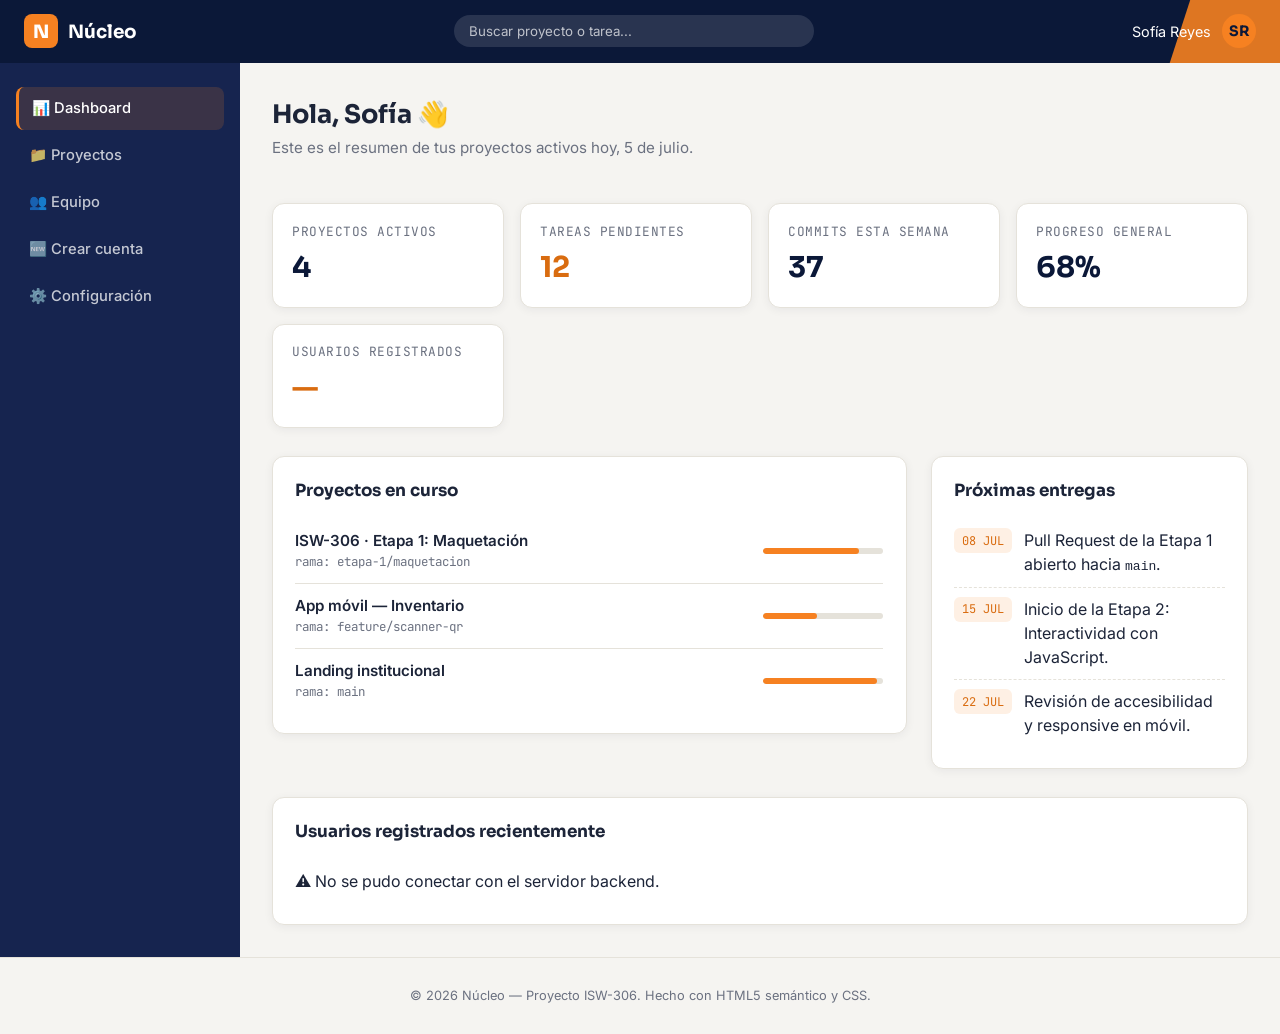
<file: index.html>
<!DOCTYPE html>
<html lang="es">
<head>
  <meta charset="UTF-8" />
  <meta name="viewport" content="width=device-width, initial-scale=1.0" />
  <title>Núcleo — Dashboard</title>
  <link rel="stylesheet" href="css/styles.css" />
</head>
<body>

  <div class="app-shell">

    <header class="app-header">
      <div class="brand">
        <span class="brand-mark">N</span>
        <span class="brand-text">Núcleo</span>
      </div>

      <div class="header-search">
        <input type="search" placeholder="Buscar proyecto o tarea..." />
      </div>

      <div class="header-user">
        <span>Sofía Reyes</span>
        <div class="avatar">SR</div>
      </div>
    </header>

    <nav class="app-nav" aria-label="Navegación principal">
      <ul>
        <li><a href="index.html" aria-current="page">📊 Dashboard</a></li>
        <li><a href="#">📁 Proyectos</a></li>
        <li><a href="#">👥 Equipo</a></li>
        <li><a href="registro.html">🆕 Crear cuenta</a></li>
        <li><a href="#">⚙️ Configuración</a></li>
      </ul>
    </nav>

    <main class="app-main">
      <div>
        <h1 class="page-title">Hola, Sofía 👋</h1>
        <p class="page-subtitle">Este es el resumen de tus proyectos activos hoy, 5 de julio.</p>
      </div>

      <section class="stats-grid" aria-label="Resumen general">
        <div class="stat-card">
          <div class="label">Proyectos activos</div>
          <div class="value">4</div>
        </div>
        <div class="stat-card">
          <div class="label">Tareas pendientes</div>
          <div class="value accent">12</div>
        </div>
        <div class="stat-card">
          <div class="label">Commits esta semana</div>
          <div class="value">37</div>
        </div>
        <div class="stat-card">
          <div class="label">Progreso general</div>
          <div class="value">68%</div>
        </div>
        <div class="stat-card">
          <div class="label">Usuarios registrados</div>
          <div class="value accent" id="contador-usuarios">0</div>
        </div>
      </section>

      <div class="content-split">

        <section class="panel" aria-label="Proyectos en curso">
          <h2>Proyectos en curso</h2>

          <div class="project-row">
            <div>
              <div class="project-name">ISW-306 · Etapa 1: Maquetación</div>
              <div class="project-meta">rama: etapa-1/maquetacion</div>
            </div>
            <div class="progress-track">
              <div class="progress-fill" style="width: 80%;"></div>
            </div>
          </div>

          <div class="project-row">
            <div>
              <div class="project-name">App móvil — Inventario</div>
              <div class="project-meta">rama: feature/scanner-qr</div>
            </div>
            <div class="progress-track">
              <div class="progress-fill" style="width: 45%;"></div>
            </div>
          </div>

          <div class="project-row">
            <div>
              <div class="project-name">Landing institucional</div>
              <div class="project-meta">rama: main</div>
            </div>
            <div class="progress-track">
              <div class="progress-fill" style="width: 95%;"></div>
            </div>
          </div>
        </section>

        <aside class="panel" aria-label="Próximas entregas">
          <h2>Próximas entregas</h2>
          <ul class="deadline-list">
            <li class="deadline-item">
              <span class="deadline-date">08 JUL</span>
              <span>Pull Request de la Etapa 1 abierto hacia <code>main</code>.</span>
            </li>
            <li class="deadline-item">
              <span class="deadline-date">15 JUL</span>
              <span>Inicio de la Etapa 2: Interactividad con JavaScript.</span>
            </li>
            <li class="deadline-item">
              <span class="deadline-date">22 JUL</span>
              <span>Revisión de accesibilidad y responsive en móvil.</span>
            </li>
          </ul>
        </aside>

      </div>

      <section class="panel" aria-label="Usuarios registrados">
        <h2>Usuarios registrados recientemente</h2>
        <ul class="deadline-list" id="lista-usuarios">
          <li class="deadline-item">Todavía no hay usuarios registrados.</li>
        </ul>
      </section>
    </main>

    <footer class="app-footer">
      <p>&copy; 2026 Núcleo — Proyecto ISW-306. Hecho con HTML5 semántico y CSS.</p>
    </footer>

  </div>

  <script src="js/dashboard.js"></script>
</body>
</html>
</file>
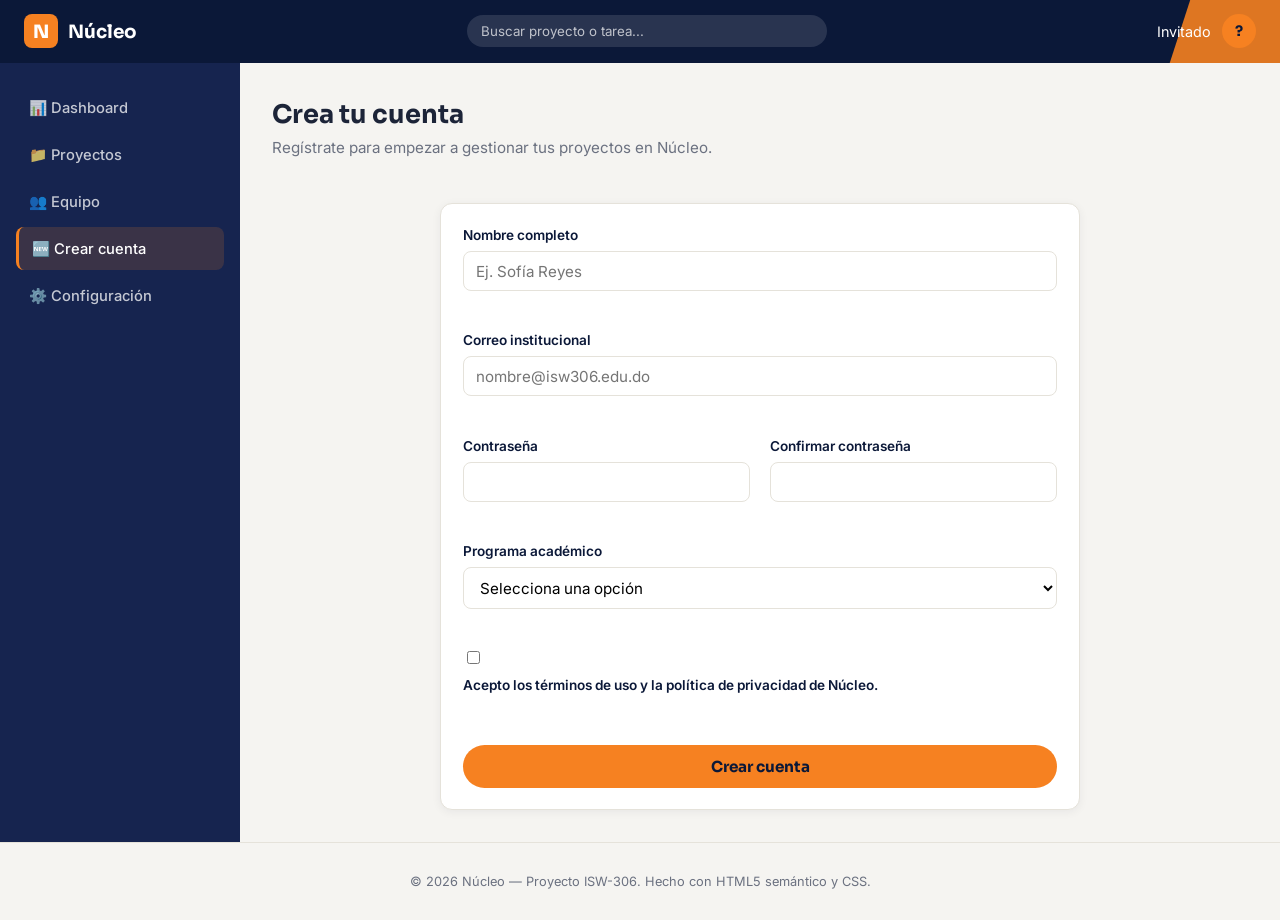
<file: registro.html>
<!DOCTYPE html>
<html lang="es">
<head>
  <meta charset="UTF-8" />
  <meta name="viewport" content="width=device-width, initial-scale=1.0" />
  <title>Núcleo — Crear cuenta</title>
  <link rel="stylesheet" href="css/styles.css" />
</head>
<body>

  <div class="app-shell">

    <header class="app-header">
      <div class="brand">
        <span class="brand-mark">N</span>
        <span class="brand-text">Núcleo</span>
      </div>
      <div class="header-search">
        <input type="search" placeholder="Buscar proyecto o tarea..." />
      </div>
      <div class="header-user">
        <span>Invitado</span>
        <div class="avatar">?</div>
      </div>
    </header>

    <nav class="app-nav" aria-label="Navegación principal">
      <ul>
        <li><a href="index.html">📊 Dashboard</a></li>
        <li><a href="#">📁 Proyectos</a></li>
        <li><a href="#">👥 Equipo</a></li>
        <li><a href="registro.html" aria-current="page">🆕 Crear cuenta</a></li>
        <li><a href="#">⚙️ Configuración</a></li>
      </ul>
    </nav>

    <main class="app-main">
      <div>
        <h1 class="page-title">Crea tu cuenta</h1>
        <p class="page-subtitle">Regístrate para empezar a gestionar tus proyectos en Núcleo.</p>
      </div>

      <section class="register-wrapper panel" aria-label="Formulario de registro">

        <div id="mensaje-exito" class="alert alert-success" hidden role="status">
          ✅ Cuenta creada correctamente. ¡Bienvenido/a!
        </div>

        <form id="formulario-registro" class="form-grid" novalidate>

          <fieldset class="field full">
            <label for="nombre">Nombre completo</label>
            <input type="text" id="nombre" name="nombre" placeholder="Ej. Sofía Reyes" required />
            <span class="error-msg" id="error-nombre"></span>
          </fieldset>

          <fieldset class="field full">
            <label for="correo">Correo institucional</label>
            <input type="email" id="correo" name="correo" placeholder="nombre@isw306.edu.do" required />
            <span class="error-msg" id="error-correo"></span>
          </fieldset>

          <fieldset class="field">
            <label for="password">Contraseña</label>
            <input type="password" id="password" name="password" minlength="8" required />
            <span class="error-msg" id="error-password"></span>
          </fieldset>

          <fieldset class="field">
            <label for="password2">Confirmar contraseña</label>
            <input type="password" id="password2" name="password2" minlength="8" required />
            <span class="error-msg" id="error-password2"></span>
          </fieldset>

          <fieldset class="field full">
            <label for="carrera">Programa académico</label>
            <select id="carrera" name="carrera" required>
              <option value="" disabled selected>Selecciona una opción</option>
              <option value="isw">Ingeniería de Software</option>
              <option value="sistemas">Ingeniería de Sistemas</option>
              <option value="redes">Redes y Telecomunicaciones</option>
              <option value="datos">Ciencia de Datos</option>
            </select>
            <span class="error-msg" id="error-carrera"></span>
          </fieldset>

          <fieldset class="field full checkbox-field">
            <input type="checkbox" id="terminos" name="terminos" required />
            <label for="terminos">Acepto los términos de uso y la política de privacidad de Núcleo.</label>
          </fieldset>
          <span class="error-msg full" id="error-terminos"></span>

          <div class="field full">
            <button type="submit" class="btn-primary">Crear cuenta</button>
          </div>

        </form>
      </section>
    </main>

    <footer class="app-footer">
      <p>&copy; 2026 Núcleo — Proyecto ISW-306. Hecho con HTML5 semántico y CSS.</p>
    </footer>

  </div>

  <script src="js/registro.js"></script>
</body>
</html>
</file>
<file: css/styles.css>
/* =========================================================
   NÚCLEO — Estilos generales
   Paleta institucional: #0b1838 (marino) / #F68121 (naranja)
   ========================================================= */

@import url('https://fonts.googleapis.com/css2?family=Sora:wght@600;700;800&family=Inter:wght@400;500;600&family=JetBrains+Mono:wght@500&display=swap');

:root {
  --color-primary: #0b1838;
  --color-primary-light: #16244f;
  --color-accent: #f68121;
  --color-accent-dark: #d96c10;
  --color-bg: #f5f4f1;
  --color-surface: #ffffff;
  --color-border: #e5e2da;
  --color-text: #1c2438;
  --color-text-muted: #6b7180;

  --font-display: 'Sora', sans-serif;
  --font-body: 'Inter', sans-serif;
  --font-mono: 'JetBrains Mono', monospace;

  --radius: 12px;
  --shadow: 0 2px 10px rgba(11, 24, 56, 0.06);
}

* { box-sizing: border-box; }

body {
  margin: 0;
  font-family: var(--font-body);
  background: var(--color-bg);
  color: var(--color-text);
  line-height: 1.5;
}

h1, h2, h3 { font-family: var(--font-display); margin: 0; }

a { color: inherit; text-decoration: none; }

img { max-width: 100%; display: block; }

/* ---------- Layout general ---------- */

.app-shell {
  display: grid;
  grid-template-columns: 240px 1fr;
  min-height: 100vh;
}

/* ---------- Header ---------- */

.app-header {
  grid-column: 1 / -1;
  display: flex;
  align-items: center;
  justify-content: space-between;
  background: var(--color-primary);
  color: #fff;
  padding: 0.9rem 1.5rem;
  position: relative;
  overflow: hidden;
}

.app-header::after {
  content: "";
  position: absolute;
  top: 0; right: -40px;
  width: 140px; height: 100%;
  background: var(--color-accent);
  transform: skewX(-18deg);
  opacity: 0.9;
}

.brand {
  display: flex;
  align-items: center;
  gap: 0.6rem;
  font-family: var(--font-display);
  font-weight: 700;
  font-size: 1.15rem;
  z-index: 1;
}

.brand-mark {
  width: 34px; height: 34px;
  border-radius: 8px;
  background: var(--color-accent);
  display: flex; align-items: center; justify-content: center;
  font-weight: 800;
}

.header-search {
  flex: 1;
  max-width: 360px;
  margin: 0 1.5rem;
  z-index: 1;
}

.header-search input {
  width: 100%;
  padding: 0.5rem 0.9rem;
  border-radius: 999px;
  border: none;
  background: rgba(255,255,255,0.12);
  color: #fff;
  font-family: var(--font-body);
}

.header-search input::placeholder { color: rgba(255,255,255,0.7); }

.header-user {
  display: flex;
  align-items: center;
  gap: 0.7rem;
  z-index: 1;
  font-size: 0.9rem;
}

.avatar {
  width: 34px; height: 34px;
  border-radius: 50%;
  background: var(--color-accent);
  display: flex; align-items: center; justify-content: center;
  font-family: var(--font-display);
  font-weight: 700;
  color: var(--color-primary);
}

/* ---------- Nav lateral ---------- */

.app-nav {
  background: var(--color-primary-light);
  padding: 1.5rem 1rem;
}

.app-nav ul {
  list-style: none;
  margin: 0; padding: 0;
  display: flex;
  flex-direction: column;
  gap: 0.25rem;
}

.app-nav a {
  display: flex;
  align-items: center;
  gap: 0.7rem;
  color: rgba(255,255,255,0.75);
  padding: 0.65rem 0.8rem;
  border-radius: 8px;
  font-size: 0.92rem;
  font-weight: 500;
  transition: background 0.15s ease, color 0.15s ease;
}

.app-nav a:hover,
.app-nav a[aria-current="page"] {
  background: rgba(246, 129, 33, 0.16);
  color: #fff;
}

.app-nav a[aria-current="page"] {
  border-left: 3px solid var(--color-accent);
}

/* ---------- Main / contenido ---------- */

.app-main {
  padding: 2rem;
  display: flex;
  flex-direction: column;
  gap: 1.75rem;
}

.page-title {
  font-size: 1.6rem;
}

.page-subtitle {
  color: var(--color-text-muted);
  margin-top: 0.25rem;
  font-size: 0.95rem;
}

/* Tarjetas de estadísticas */

.stats-grid {
  display: grid;
  grid-template-columns: repeat(4, 1fr);
  gap: 1rem;
}

.stat-card {
  background: var(--color-surface);
  border: 1px solid var(--color-border);
  border-radius: var(--radius);
  padding: 1.1rem 1.2rem;
  box-shadow: var(--shadow);
}

.stat-card .label {
  font-size: 0.8rem;
  color: var(--color-text-muted);
  text-transform: uppercase;
  letter-spacing: 0.04em;
  font-family: var(--font-mono);
}

.stat-card .value {
  font-family: var(--font-display);
  font-size: 1.8rem;
  font-weight: 700;
  margin-top: 0.3rem;
  color: var(--color-primary);
}

.stat-card .value.accent { color: var(--color-accent-dark); }

/* Contenido dividido: proyectos + aside */

.content-split {
  display: grid;
  grid-template-columns: 2fr 1fr;
  gap: 1.5rem;
  align-items: start;
}

.panel {
  background: var(--color-surface);
  border: 1px solid var(--color-border);
  border-radius: var(--radius);
  box-shadow: var(--shadow);
  padding: 1.3rem 1.4rem;
}

.panel h2 {
  font-size: 1.05rem;
  margin-bottom: 1rem;
}

.project-row {
  display: flex;
  align-items: center;
  justify-content: space-between;
  padding: 0.7rem 0;
  border-bottom: 1px solid var(--color-border);
}

.project-row:last-child { border-bottom: none; }

.project-name { font-weight: 600; font-size: 0.95rem; }
.project-meta { font-size: 0.78rem; color: var(--color-text-muted); font-family: var(--font-mono); }

.progress-track {
  width: 120px;
  height: 6px;
  border-radius: 999px;
  background: var(--color-border);
  overflow: hidden;
}

.progress-fill {
  height: 100%;
  background: var(--color-accent);
  border-radius: 999px;
}

/* Aside: próximas entregas */

.deadline-list { list-style: none; margin: 0; padding: 0; }

.deadline-item {
  display: flex;
  gap: 0.75rem;
  padding: 0.6rem 0;
  border-bottom: 1px dashed var(--color-border);
}

.deadline-item:last-child { border-bottom: none; }

.deadline-date {
  font-family: var(--font-mono);
  font-size: 0.75rem;
  background: rgba(246,129,33,0.12);
  color: var(--color-accent-dark);
  padding: 0.2rem 0.5rem;
  border-radius: 6px;
  height: fit-content;
  white-space: nowrap;
}

/* ---------- Footer ---------- */

.app-footer {
  grid-column: 1 / -1;
  text-align: center;
  padding: 1rem;
  font-size: 0.8rem;
  color: var(--color-text-muted);
  border-top: 1px solid var(--color-border);
}

/* =========================================================
   Formulario de registro
   ========================================================= */

.register-wrapper {
  max-width: 640px;
  margin: 0 auto;
  width: 100%;
}

.form-grid {
  display: grid;
  grid-template-columns: 1fr 1fr;
  gap: 1rem 1.2rem;
}

.field { display: flex; flex-direction: column; gap: 0.35rem; }
.field.full { grid-column: 1 / -1; }

.field label {
  font-size: 0.85rem;
  font-weight: 600;
  color: var(--color-primary);
}

.field input,
.field select {
  padding: 0.6rem 0.75rem;
  border: 1px solid var(--color-border);
  border-radius: 8px;
  font-family: var(--font-body);
  font-size: 0.95rem;
  background: var(--color-surface);
}

.field input:focus,
.field select:focus {
  outline: 2px solid var(--color-accent);
  outline-offset: 1px;
  border-color: var(--color-accent);
}

.field small { color: var(--color-text-muted); font-size: 0.75rem; }

.checkbox-field {
  display: flex;
  align-items: flex-start;
  gap: 0.5rem;
  font-size: 0.85rem;
  color: var(--color-text-muted);
}

.btn-primary {
  background: var(--color-accent);
  color: var(--color-primary);
  border: none;
  padding: 0.75rem 1.4rem;
  border-radius: 999px;
  font-family: var(--font-display);
  font-weight: 700;
  font-size: 0.95rem;
  cursor: pointer;
  transition: transform 0.12s ease, background 0.12s ease;
}

.btn-primary:hover { background: var(--color-accent-dark); }
.btn-primary:active { transform: scale(0.98); }

/* =========================================================
   Responsive — Media Queries
   ========================================================= */

@media (max-width: 960px) {
  .stats-grid { grid-template-columns: repeat(2, 1fr); }
  .content-split { grid-template-columns: 1fr; }
}

@media (max-width: 760px) {
  .app-shell { grid-template-columns: 1fr; }

  .app-nav {
    order: 3;
  }

  .app-nav ul {
    flex-direction: row;
    overflow-x: auto;
    gap: 0.4rem;
  }

  .app-nav a { white-space: nowrap; }

  .header-search { display: none; }

  .app-main { padding: 1.25rem; }

  .form-grid { grid-template-columns: 1fr; }
}

@media (max-width: 480px) {
  .stats-grid { grid-template-columns: 1fr; }
  .brand span.brand-text { display: none; }
}

/* =========================================================
   Validación de formularios (Etapa 2)
   ========================================================= */

.field {
  border: none;
  padding: 0;
  margin: 0;
}

.field.full { grid-column: 1 / -1; }

.error-msg {
  min-height: 1.1rem;
  font-size: 0.78rem;
  color: #c0392b;
}

.field input.invalid,
.field select.invalid {
  border-color: #c0392b;
  outline-color: #c0392b;
}

.field input.valid,
.field select.valid {
  border-color: #2f9e63;
}

.alert {
  padding: 0.75rem 1rem;
  border-radius: 8px;
  font-size: 0.9rem;
  margin-bottom: 1rem;
}

.alert-success {
  background: rgba(47, 158, 99, 0.12);
  color: #1f7a4d;
  border: 1px solid rgba(47, 158, 99, 0.3);
}
</file>
